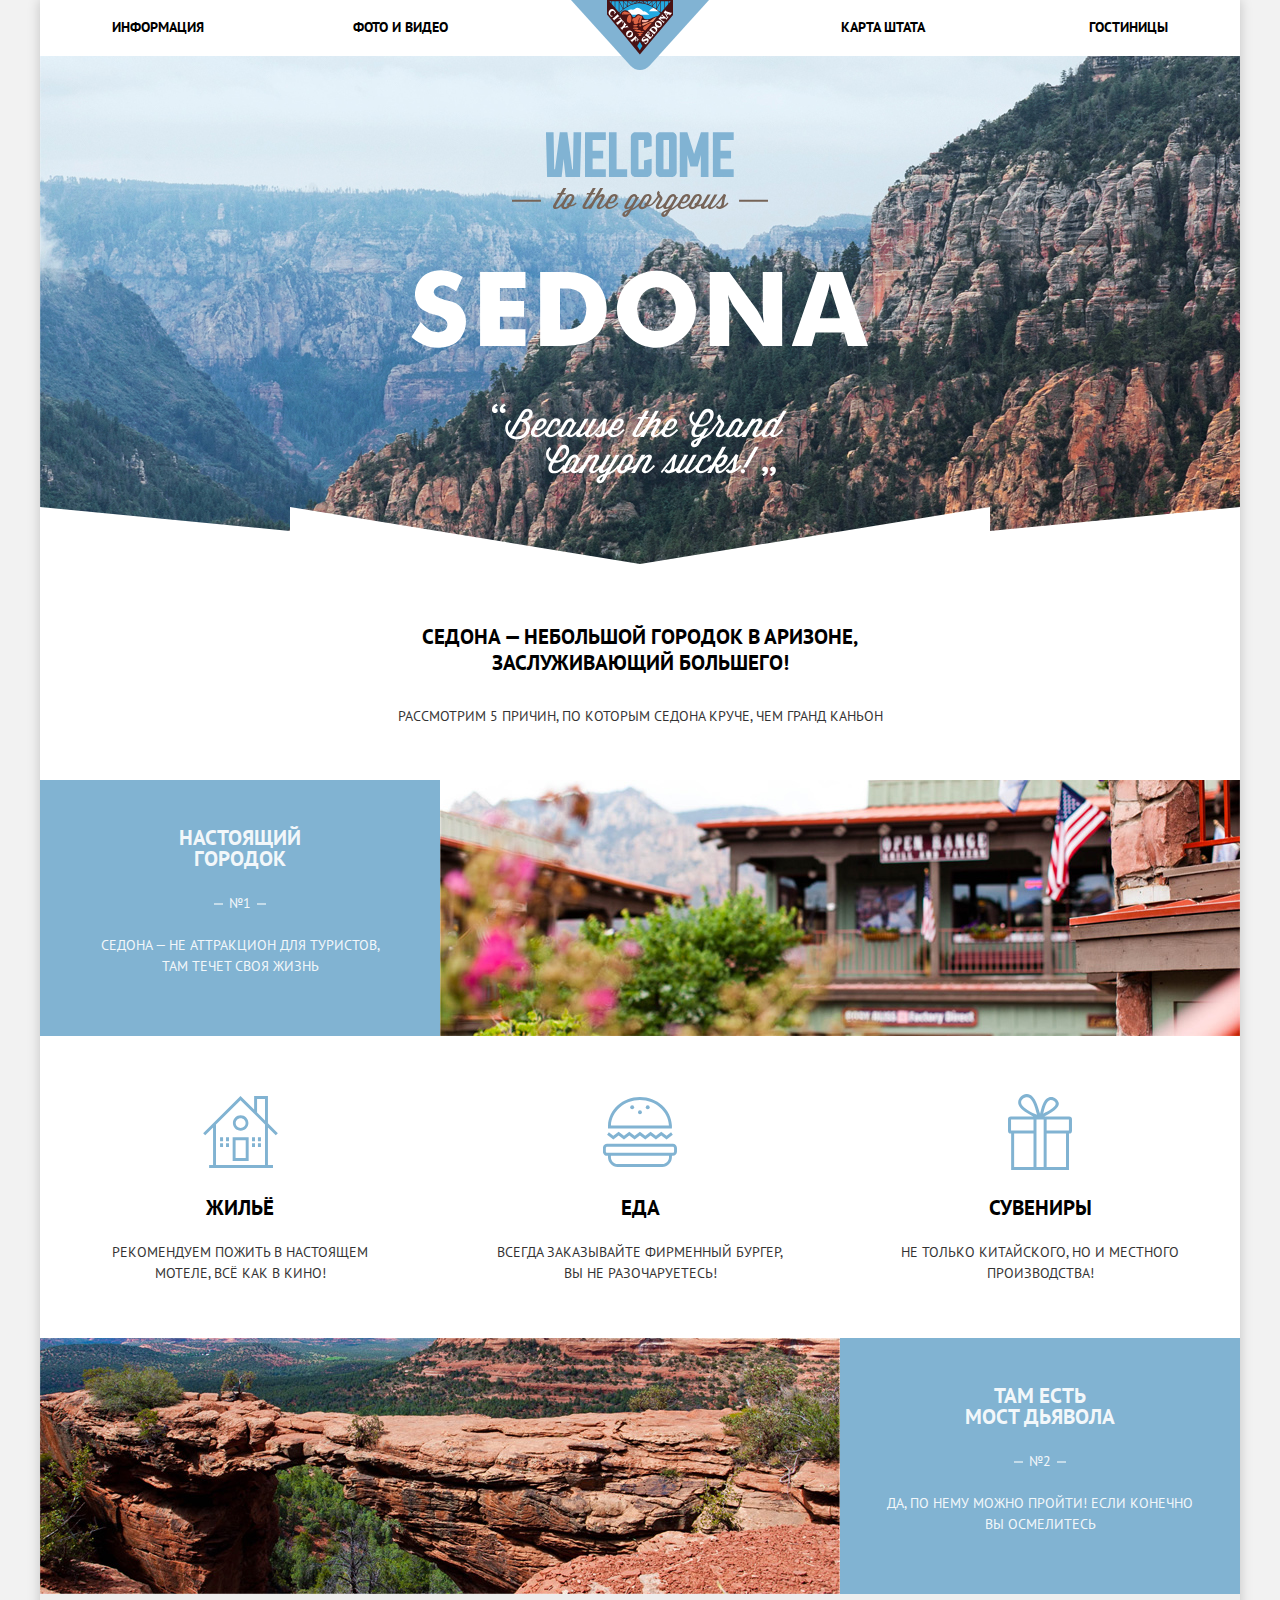
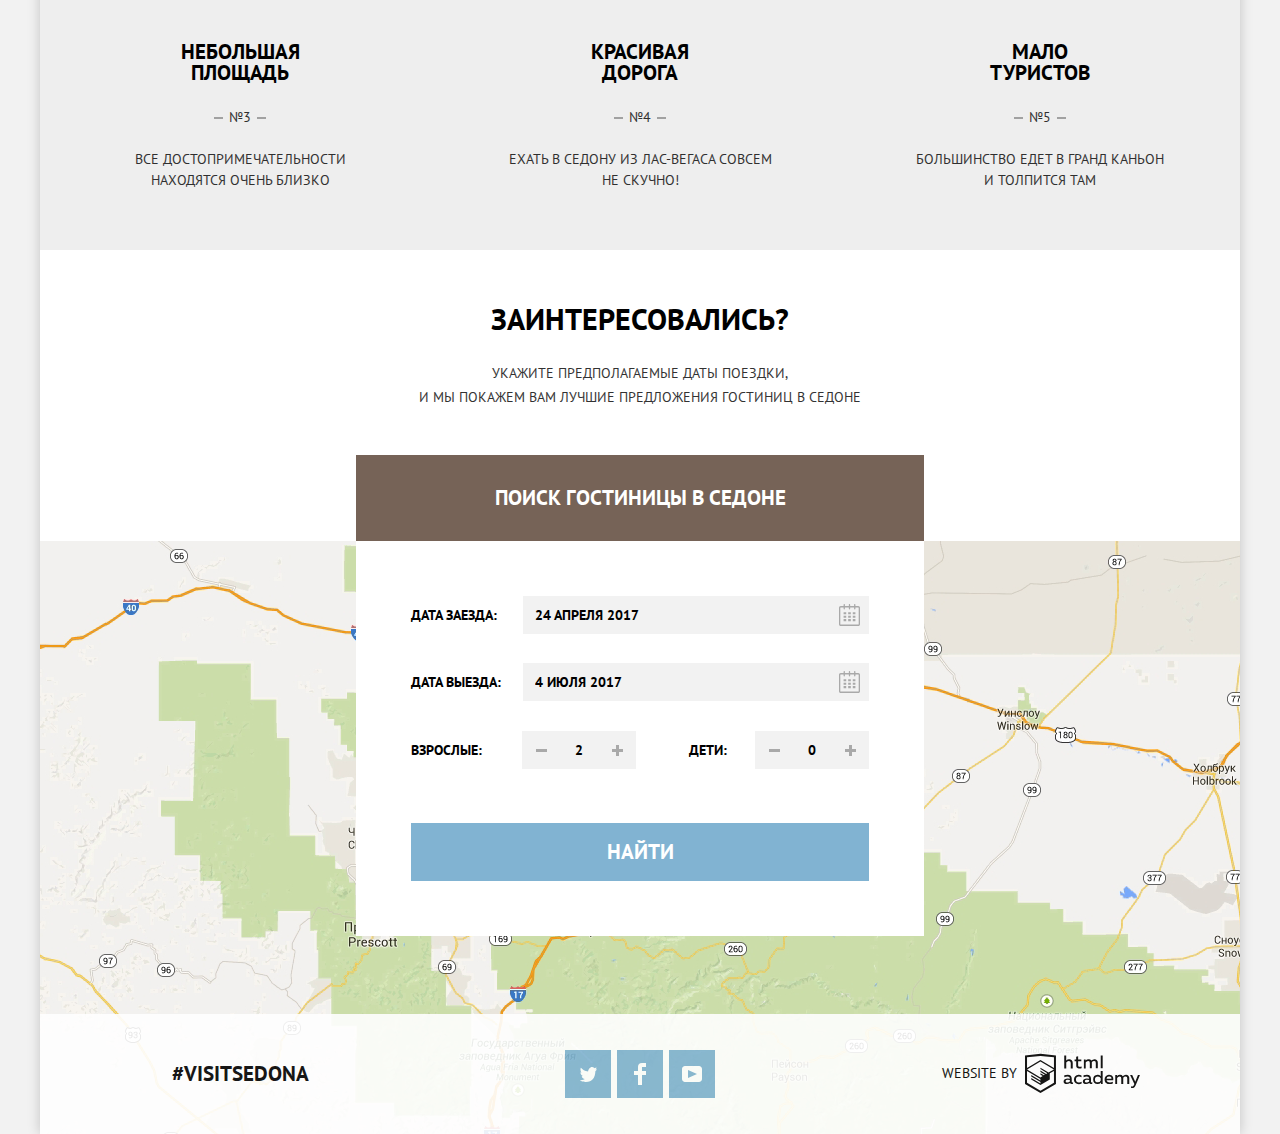
<file: index.html>
<!DOCTYPE html>
<html lang="ru">
  <head>
    <meta charset="utf-8">
    <title>HTML Academy: Седона</title>
    <link href="https://fonts.googleapis.com/css?family=PT+Sans:400,700&amp;subset=latin,cyrillic" rel="stylesheet" type="text/css">
    <link href="css/normalize.css" rel="stylesheet">
    <link href="css/style-mini.css" rel="stylesheet">
  </head>
  <body>
    <div class="main-container">
    <header class="header">
      <nav class="main-navigation">
      <a class="main-logo">
        <img src="img/logo-sedona.svg" width="140" height="70" alt="Логотип City of Sedona">
      </a>
      <ul class="site-navigation">
        <li class="menu-item info"><a href="#">Информация</a></li>
        <li class="menu-item photo"><a href="#">Фото и видео</a></li>
        <li class="menu-item state-map"><a href="#">Карта штата</a></li>
        <li class="menu-item hotels"><a href="inner.html">Гостиницы</a></li>
      </ul>
      </nav>
    </header>
    <main>
      <section class="welcome">
      <div class="welcome-logo">
        <h1 class="visually-hidden">Welcome to the gorgeous Sedona. <q>Because the Grand Canyon sucks!</q></h1>
      </div>
      <div class="mask"></div>
      </section>
      <section class="sedona">
        <h2 class="sedona-title">Седона — небольшой городок в Аризоне, заслуживающий большего!</h2>
        <p class="sedona-text">Рассмотрим 5 причин, по которым Седона круче, чем Гранд каньон<p>
      </section>
      <section class="reason-city">
        <div class="reason-item">
        <h2 class="reason-title">Настоящий городок</h2>
          <span>№1</span>
        <p>Седона &mdash; не аттракцион для туристов, там течет своя жизнь</p>
        </div>
        <div class="reason-picture">
          <img src="img/sedona-town.jpg" width="800" height="256" alt="Фото города">
        </div>
      </section>
      <section class="offer">
        <h2 class="visually-hidden">Предложения</h2>
          <ul class="offer-list">
            <li>
              <svg xmlns="http://www.w3.org/2000/svg" width="75" height="76" viewBox="0 0 75 72"><g fill="#81B3D2"><path d="M29.656 65.033h16V41.21h-16v23.823zm2.937-20.899h10.125V62.11H32.593V44.134z"/><path d="M72.771 39.253l2.076-2.068-9.908-9.865V0H51.127v13.567L37.5 0 .152 37.185l2.077 2.068 7.832-7.795v37.618H6.124V72h63.875v-2.924H64.94V31.458l7.831 7.795zM62.002 69.076H12.999V28.534L37.5 4.149l24.502 24.385v40.542zm0-44.682l-7.938-7.902V2.924h7.938v21.47z"/><path d="M29.906 27.08c0 4.261 3.47 7.713 7.75 7.713 4.279 0 7.75-3.452 7.75-7.713 0-4.259-3.471-7.713-7.75-7.713-4.281 0-7.75 3.454-7.75 7.713zm7.75-4.945c2.744 0 4.969 2.214 4.969 4.945 0 2.732-2.225 4.948-4.969 4.948-2.746 0-4.97-2.216-4.97-4.948 0-2.731 2.225-4.945 4.97-4.945zM17.061 41.21h3v3.919h-3zM22.999 41.21h3v3.919h-3zM17.061 47.182h3v3.919h-3zM22.999 47.182h3v3.919h-3zM48.998 41.21h3v3.919h-3zM54.936 41.21h3v3.919h-3zM48.998 47.182h3v3.919h-3zM54.936 47.182h3v3.919h-3z"/></g></svg>
              <h3 class="offer-title">Жильё</h3>
              <p class="offer-text">Рекомендуем пожить в настоящем мотеле, всё как в кино!</p>
            </li>
            <li>
              <svg xmlns="http://www.w3.org/2000/svg" width="74" height="76" viewBox="0 0 74 70"><g fill="#81B3D2"><path d="M69.854 46.71H4.051c-2.274 0-4.135 1.94-4.135 4.313v3.504c0 2.372 1.861 4.313 4.135 4.313h.93v1.053c0 5.536 4.341 10.065 9.648 10.065h44.646c5.306 0 9.648-4.529 9.648-10.065V58.84h.93c2.274 0 4.135-1.941 4.135-4.313v-3.504c0-2.373-1.86-4.313-4.134-4.313zm-3.848 13.184c0 3.871-3.019 7.021-6.73 7.021H14.629c-3.711 0-6.731-3.15-6.731-7.021v-1.053h58.107v1.053zm5.065-5.367c0 .688-.558 1.271-1.218 1.271H4.051c-.66 0-1.217-.582-1.217-1.271v-3.504c0-.688.558-1.271 1.217-1.271h65.802c.66 0 1.218.582 1.218 1.271v3.504zM15.634 38.406l5.323 4.059 5.326-4.059 5.328 4.059 5.328-4.059 5.328 4.059 5.329-4.059 5.327 4.059 5.33-4.06 5.336 4.059 6.194-4.712-1.72-2.459-4.474 3.403-5.336-4.057-5.33 4.056-5.327-4.057-5.329 4.057-5.328-4.057-5.328 4.057-5.328-4.057-5.325 4.057-5.323-4.057-5.327 4.057-4.467-3.401-1.721 2.457 6.188 4.714zM7.978 31.544H68.855c.041-.619.069-1.241.069-1.87 0-.394-.016-.783-.032-1.173C68.227 12.657 54.186 0 36.952 0 19.719 0 5.677 12.657 5.013 28.501c-.017.39-.032.78-.032 1.173 0 .629.028 1.251.07 1.87h2.927zM36.952 3.043c15.591 0 28.35 11.316 29.021 25.458H7.931c.673-14.142 13.43-25.458 29.021-25.458z"/><ellipse cx="36.952" cy="15.26" rx="1.945" ry="2.03"/><ellipse cx="29.172" cy="10.23" rx="1.946" ry="2.03"/><ellipse cx="44.732" cy="10.23" rx="1.946" ry="2.03"/></g></svg>
              <h3 class="offer-title">Еда</h3>
              <p class="offer-text">Всегда заказывайте фирменный бургер, вы не разочаруетесь!</p>
            </li>
            <li>
              <svg xmlns="http://www.w3.org/2000/svg" width="64" height="76" viewBox="0 0 64 76"><path fill-rule="evenodd" clip-rule="evenodd" fill="#81B3D2" d="M61.097 22.501H36.312C50.125 15.602 51.229 11.25 50.72 8.816c-1.162-3.963-5.692-7.023-10.002-5.407-5.569 2.089-7.137 10.388-8.644 16.387-1.924-6.07-3.784-13.814-8.136-17.737C22.677.921 20.843-.205 18.175.031c-4.026.356-9.802 5.382-7.458 10.981 2.251 5.378 9.687 8.777 14.578 11.489H2.879A2.882 2.882 0 0 0 0 25.37v11.322a2.882 2.882 0 0 0 2.879 2.869h.274V76h57.841V39.561h.103a2.882 2.882 0 0 0 2.88-2.869V25.37a2.882 2.882 0 0 0-2.88-2.869zM42.413 5.944c2.103-.31 4.982 1.299 5.255 3.209.393 2.756-3.4 5.255-5.086 6.421-2.523 1.744-4.928 2.643-7.287 4.055.884-3.69 2.549-13.011 7.118-13.685zm-22.882 9.968c-2.225-1.485-6.544-4.431-6.44-7.771.112-3.595 5.743-6.57 8.814-3.886 3.856 3.371 5.713 11.105 7.119 16.557-3.249-1.539-6.328-2.788-9.493-4.9zm5.972 57.114H6.136V39.561h19.368v33.465zm0-36.502H3.046V25.538h22.457v10.986zm10.157 0v36.503h-7.174V25.538h7.174v10.986zm22.351 36.502H38.644V39.561h19.367v33.465zm2.92-36.502H38.644V25.538h22.287v10.986z"/></svg>
              <h3 class="offer-title">Сувениры</h3>
              <p class="offer-text">Не только китайского, но и местного производства!</p>
            </li>
          </ul>
      </section>
      <section class="reason-bridge">
        <div class="reason-item">
          <h2 class="reason-title">Там есть<br> мост дьявола</h2>
          <span>№2</span>
          <p>Да, по нему можно пройти! Если конечно вы осмелитесь</p>
        </div>
        <div class="reason-picture">
          <img src="img/devils-bridge.jpg" width="800" height="256" alt="Фото моста дьявола">
        </div>
      </section>
      <section class="reasons">
        <div class="reasons-item">
          <h2 class="reasons-title">Небольшая площадь</h2>
          <span>№3</span>
          <p>Все достопримечательности находятся очень близко</p>
        </div>
        <div class="reasons-item">
          <h2 class="reasons-title">Красивая дорога</h2>
          <span>№4</span>
          <p>Ехать в Седону из Лас-Вегаса совсем не скучно!</p>
        </div>
        <div class="reasons-item">
          <h2 class="reasons-title">Мало туристов</h2>
          <span>№5</span>
          <p>Большинство едет в Гранд Каньон и толпится там</p>
        </div>
      </section>
      <section class="choose-hotel">
        <div class="interesting-container">
          <h2 class="interesting-title">Заинтересовались?</h2>
          <p class="interesting-offer">Укажите предполагаемые даты поездки,<br> и мы покажем вам лучшие предложения гостиниц в Седоне</p>
          <a class="modal-link" href="form.html">Поиск гостиницы в Седоне</a>
        </div>
      </section>
      <section class="map">
        <h2 class="visually-hidden">Карта Седоны</h2>
        <iframe src="https://www.google.com/maps/embed?pb=!1m18!1m12!1m3!1d13872.231159767769!2d-111.76738097530672!3d34.87103335715953!2m3!1f0!2f0!3f0!3m2!1i1024!2i768!4f13.1!3m3!1m2!1s0x872da132f942b00d%3A0x5548c523fa6c8efd!2z0KHQtdC00L7QvdCwLCDQkNGA0LjQt9C-0L3QsCA4NjMzNiwg0KHQqNCQ!5e0!3m2!1sru!2sru!4v1571758202382!5m2!1sru!2sru" width="1200" height="593" style="border:0;" allowfullscreen=""></iframe>
      </section>
    </main>
    <footer class="footer-index footer">
      <div class="hashtag">
        <a href="#">#VISITSEDONA</a>
      </div>
      <div class="social">
        <ul>
          <li>
            <a class="social-button" href="https://twitter.com/htmlacademy_ru">
            <span class="visually-hidden">HTML Academy на Twitter</span>
            <svg xmlns="http://www.w3.org/2000/svg" xmlns:xlink="http://www.w3.org/1999/xlink" width="17" height="15" viewBox="0 0 17 15"><path fill="#FFFFFF" d="M10.95.144c1.685-.496 2.984.27 3.577 1.179.673-.231 1.331-.481 2.011-.708a2.345 2.345 0 0 1-.857 1.768c.685.17 1.304-.491 1.304-.491-.169 1-1.006 1.788-1.563 2.024-.231 6.75-3.175 11.217-10.077 11.082h-.446c-.41 0-4.164-.46-4.898-1.887 2.271.196 3.893-.422 4.693-1.177-.96-.3-2.679-.477-2.979-2.95.349.106.564.228 1.19.119C1.705 8.247.374 7.53.448 5.33c.285.328 1.067.536 1.34.472C1.085 5.561-.182 2.442.894.85c1.818 1.854 3.735 3.606 7.152 3.773C8.254 2.33 9.183.793 10.95.144z"/></svg>
            </a>
          </li>
          <li>
            <a class="social-button" href="https://www.facebook.com/htmlacademy/">
            <span class="visually-hidden">HTML Academy на Facebook</span>
            <svg xmlns="http://www.w3.org/2000/svg" width="12" height="22" viewBox="0 0 12 22"><path fill="#FFFFFF" d="M12 4V0H8a4 4 0 0 0-4 4v4H0v4h4v10h4V12h4V8H8V4h4z"/></svg>
            </a>
          </li>
          <li>
            <a class="social-button" href="https://www.youtube.com/user/htmlacademyru">
            <span class="visually-hidden">HTML Academy на Youtube</span>
            <svg xmlns="http://www.w3.org/2000/svg" xmlns:xlink="http://www.w3.org/1999/xlink" width="20" height="16" viewBox="0 0 20 16"><path fill="#FFFFFF" d="M17 0H3C1.35 0 0 1.35 0 3v10c0 1.65 1.35 3 3 3h14c1.65 0 3-1.35 3-3V3c0-1.65-1.35-3-3-3zM6.027 11.998V4.002L15.014 8l-8.987 3.998z"/></svg>
            </a>
          </li>
        </ul>
      </div>
      <div class="htmlacademy">
      <p>website by</p>
      <span class="visually-hidden">Профессиональный онлайн‑курс HTML и CSS, уровень 1</span>
      <a href="https://htmlacademy.ru/intensive/htmlcss"><svg id="Layer_1" data-name="Layer 1" xmlns="http://www.w3.org/2000/svg" width="115" height="41" viewBox="0 0 108.08 36.85"><title>logo-htmlacademy-small1</title><path  d="M44.61,26.88a2,2,0,0,0,.55-0.1v1.33a3.25,3.25,0,0,1-1.18.21,1.67,1.67,0,0,1-1.67-1,4.84,4.84,0,0,1-3.14,1.08c-1.51,0-2.91-.83-2.91-2.55,0-2.13,2-2.79,3.71-2.79a11.08,11.08,0,0,1,2.17.25v-0.3c0-1-.76-1.77-2.19-1.77a7.42,7.42,0,0,0-3,.64v-1.7a10.21,10.21,0,0,1,3.19-.55c2.36,0,3.81,1.12,3.81,3.65v3a0.54,0.54,0,0,0,.49.59h0.17Zm-6.44-1.13A1.35,1.35,0,0,0,39.63,27h0.11a3.39,3.39,0,0,0,2.41-1V24.58a9.72,9.72,0,0,0-1.81-.21c-1,0-2.16.33-2.16,1.38h0Zm12.36-6.11a5,5,0,0,1,2.57.64V22a4.08,4.08,0,0,0-2.3-.7,2.75,2.75,0,1,0,0,5.49,5,5,0,0,0,2.43-.64v1.71a6.27,6.27,0,0,1-2.76.57A4.21,4.21,0,0,1,46,24.51q0-.21,0-0.41a4.32,4.32,0,0,1,4.18-4.46h0.38Zm12.17,7.24a2,2,0,0,0,.55-0.1v1.33a3.25,3.25,0,0,1-1.18.21,1.67,1.67,0,0,1-1.67-1,4.84,4.84,0,0,1-3.14,1.08c-1.51,0-2.91-.83-2.91-2.55,0-2.13,2-2.79,3.71-2.79a11.08,11.08,0,0,1,2.17.25v-0.3c0-1-.76-1.77-2.19-1.77a7.42,7.42,0,0,0-3,.64v-1.7a10.21,10.21,0,0,1,3.19-.55c2.36,0,3.81,1.12,3.81,3.65v3a0.54,0.54,0,0,0,.49.59h0.17Zm-6.44-1.13A1.35,1.35,0,0,0,57.73,27h0.11a3.39,3.39,0,0,0,2.41-1V24.58a9.72,9.72,0,0,0-1.81-.21c-1.06,0-2.16.33-2.16,1.38h0ZM73,16V28.2H71.35V26.88a3.88,3.88,0,0,1-3.19,1.54,4.4,4.4,0,0,1,0-8.78,3.81,3.81,0,0,1,3,1.3V16H73Zm-4.53,5.22a2.76,2.76,0,1,0,0,5.52A2.86,2.86,0,0,0,71.15,25V23A2.91,2.91,0,0,0,68.49,21.27ZM79,19.64c3.31,0,4.46,2.68,3.92,5.09H76.7c0.21,1.5,1.67,2.11,3.19,2.11a6.11,6.11,0,0,0,2.64-.59v1.6a7.14,7.14,0,0,1-3,.57C77,28.42,74.78,27,74.78,24a4.18,4.18,0,0,1,4-4.39H79Zm0.09,1.54a2.28,2.28,0,0,0-2.44,2.1v0.06H81.3A2,2,0,0,0,79.13,21.18Zm5.73,7V19.87h1.65v1a3.81,3.81,0,0,1,2.78-1.27A2.86,2.86,0,0,1,91.89,21a4.12,4.12,0,0,1,2.91-1.33A3.06,3.06,0,0,1,98,23V28.2h-1.9V23.05a1.59,1.59,0,0,0-1.42-1.75H94.42a2.8,2.8,0,0,0-2.07,1.12V28.2h-1.9V23.05A1.59,1.59,0,0,0,89,21.31H88.8a3,3,0,0,0-2.21,1.29v5.63H84.86Zm21.31-8.33h1.9l-3.91,9.46c-0.9,2.17-2.09,2.86-3.35,2.86a4.76,4.76,0,0,1-1.1-.14V30.46a2.86,2.86,0,0,0,.85.12c0.9,0,1.58-.64,2.07-1.9l0.17-.42-4-8.4h2l2.86,6.29ZM38.73,1.46V6.22a3.81,3.81,0,0,1,2.7-1.14,3.25,3.25,0,0,1,3.44,3.4v5.15H43V8.72a1.81,1.81,0,0,0-1.61-2h-0.3a2.93,2.93,0,0,0-2.32,1.39v5.52h-1.9V1.46h1.9ZM49.94,2.31v3h3V6.91h-3v3.81c0,1.1.5,1.46,1.58,1.46a4.49,4.49,0,0,0,1.69-.33v1.6A6.8,6.8,0,0,1,51,13.8a2.55,2.55,0,0,1-2.86-2.74V6.89H46.58V5.26h1.5V2.74Zm5.4,11.31V5.28H57v1A3.81,3.81,0,0,1,59.77,5a2.86,2.86,0,0,1,2.6,1.33A4.12,4.12,0,0,1,65.28,5,3.06,3.06,0,0,1,68.44,8.4v5.21h-1.9V8.46a1.59,1.59,0,0,0-1.42-1.75H64.89a2.8,2.8,0,0,0-2.07,1.12v5.78h-1.9V8.46A1.59,1.59,0,0,0,59.5,6.71H59.27A3,3,0,0,0,57.06,8v5.63H55.34ZM71.17,1.45H73V13.6H71.17V1.45ZM14.71,0H14.55L0,1.54V28.21l14.55,8.66,14.55-8.66V1.54Zm12.5,27.1L14.55,34.64,1.9,27.12V16.18l12.59,7.5V25L5.86,19.9v1.31l8.68,5.21v1.39L5.87,22.65V24l8.68,5.21,8.75-5.24V18.31L27.2,16V27.12Zm0-12.53-3.48,2-1.6,1L14.51,13v1.31L21,18.23H21l-0.14.09-1,.54-5.37-3.2V17l4.24,2.52-1,.67-3.2-1.9v1.31l2.1,1.24L14.5,22.1,2,14.65,14.51,7.11Zm0-1.32L14.49,5.76,1.91,13.25v-10L14.56,1.92,27.21,3.25v10h0Z" transform="translate(0 -0.02)"/></svg></a>
      </div>
    </footer>
    <section class="modal-searching">
      <h2 class="visually-hidden">Форма поиска гостиницы</h2>
      <form class="form" action="https://echo.htmlacademy.ru" method="post">
        <label for="arrival">Дата заезда:
        <input type="text" id="arrival" name="arrival" value="24 апреля 2017">
        <svg class="arrival-calendar" xmlns="http://www.w3.org/2000/svg" width="21" height="22" viewBox="0 0 21 22"><path  d="M19.251 2.025h-2.845V.648c0-.381-.294-.689-.656-.689-.363 0-.656.308-.656.689v1.377h-3.938V.648c0-.381-.294-.689-.655-.689-.363 0-.657.308-.657.689v1.377H5.906V.648c0-.381-.294-.689-.656-.689-.363 0-.657.308-.657.689v1.377H1.75C.784 2.025 0 2.847 0 3.862v16.302C0 21.179.784 22 1.75 22h17.501c.966 0 1.749-.821 1.749-1.836V3.862c0-1.015-.783-1.837-1.749-1.837zm.437 18.139a.448.448 0 0 1-.437.459H1.75a.45.45 0 0 1-.438-.459V3.862a.45.45 0 0 1 .438-.459h2.844v1.378c0 .381.294.689.657.689.362 0 .656-.308.656-.689V3.403h3.938v1.378c0 .381.294.689.657.689.361 0 .655-.308.655-.689V3.403h3.938v1.378c0 .381.293.689.656.689.362 0 .656-.308.656-.689V3.403h2.845c.241 0 .437.206.437.459v16.302z"/><path d="M4.594 8.225h2.625v2.066H4.594zM4.594 11.668h2.625v2.067H4.594zM4.594 15.112h2.625v2.066H4.594zM9.188 15.112h2.625v2.066H9.188zM9.188 11.668h2.625v2.067H9.188zM9.188 8.225h2.625v2.066H9.188zM13.781 15.112h2.625v2.066h-2.625zM13.781 11.668h2.625v2.067h-2.625zM13.781 8.225h2.625v2.066h-2.625z"/></svg>
        </label>
        <label for="departure">Дата выезда:
        <input type="text" id="departure" name="departure" value="4 июля 2017">
        <svg class="departure-calendar" xmlns="http://www.w3.org/2000/svg" width="21" height="22" viewBox="0 0 21 22"><path  d="M19.251 2.025h-2.845V.648c0-.381-.294-.689-.656-.689-.363 0-.656.308-.656.689v1.377h-3.938V.648c0-.381-.294-.689-.655-.689-.363 0-.657.308-.657.689v1.377H5.906V.648c0-.381-.294-.689-.656-.689-.363 0-.657.308-.657.689v1.377H1.75C.784 2.025 0 2.847 0 3.862v16.302C0 21.179.784 22 1.75 22h17.501c.966 0 1.749-.821 1.749-1.836V3.862c0-1.015-.783-1.837-1.749-1.837zm.437 18.139a.448.448 0 0 1-.437.459H1.75a.45.45 0 0 1-.438-.459V3.862a.45.45 0 0 1 .438-.459h2.844v1.378c0 .381.294.689.657.689.362 0 .656-.308.656-.689V3.403h3.938v1.378c0 .381.294.689.657.689.361 0 .655-.308.655-.689V3.403h3.938v1.378c0 .381.293.689.656.689.362 0 .656-.308.656-.689V3.403h2.845c.241 0 .437.206.437.459v16.302z"/><path d="M4.594 8.225h2.625v2.066H4.594zM4.594 11.668h2.625v2.067H4.594zM4.594 15.112h2.625v2.066H4.594zM9.188 15.112h2.625v2.066H9.188zM9.188 11.668h2.625v2.067H9.188zM9.188 8.225h2.625v2.066H9.188zM13.781 15.112h2.625v2.066h-2.625zM13.781 11.668h2.625v2.067h-2.625zM13.781 8.225h2.625v2.066h-2.625z"/></svg>
        </label>
        <div class="number-inputs">
        <label for="adults">Взрослые:</label>
          <button class="adults-minus" type="button"><span class="visually-hidden">Убрать одного взрослого</span></button>
          <input type="number" id="adults" name="adults" value="2">
          <button class="adults-plus" type="button"><span class="visually-hidden">Добавить одного взрослого</span></button>
        <label for="children">Дети:</label>
          <button class="children-minus" type="button"><span class="visually-hidden">Убрать одного ребенка</span></button>
          <input type="number" id="children" name="children" value="0">
          <button class="children-plus" type="button"><span class="visually-hidden">Добавить одного ребенка</span></button>
        </div>
        <button class="submit-button" type="submit">Найти</button>
      </form>
    </section>
  </div>
  <script src="js/compressed-script.js"></script>
  </body>
</html>
</file>
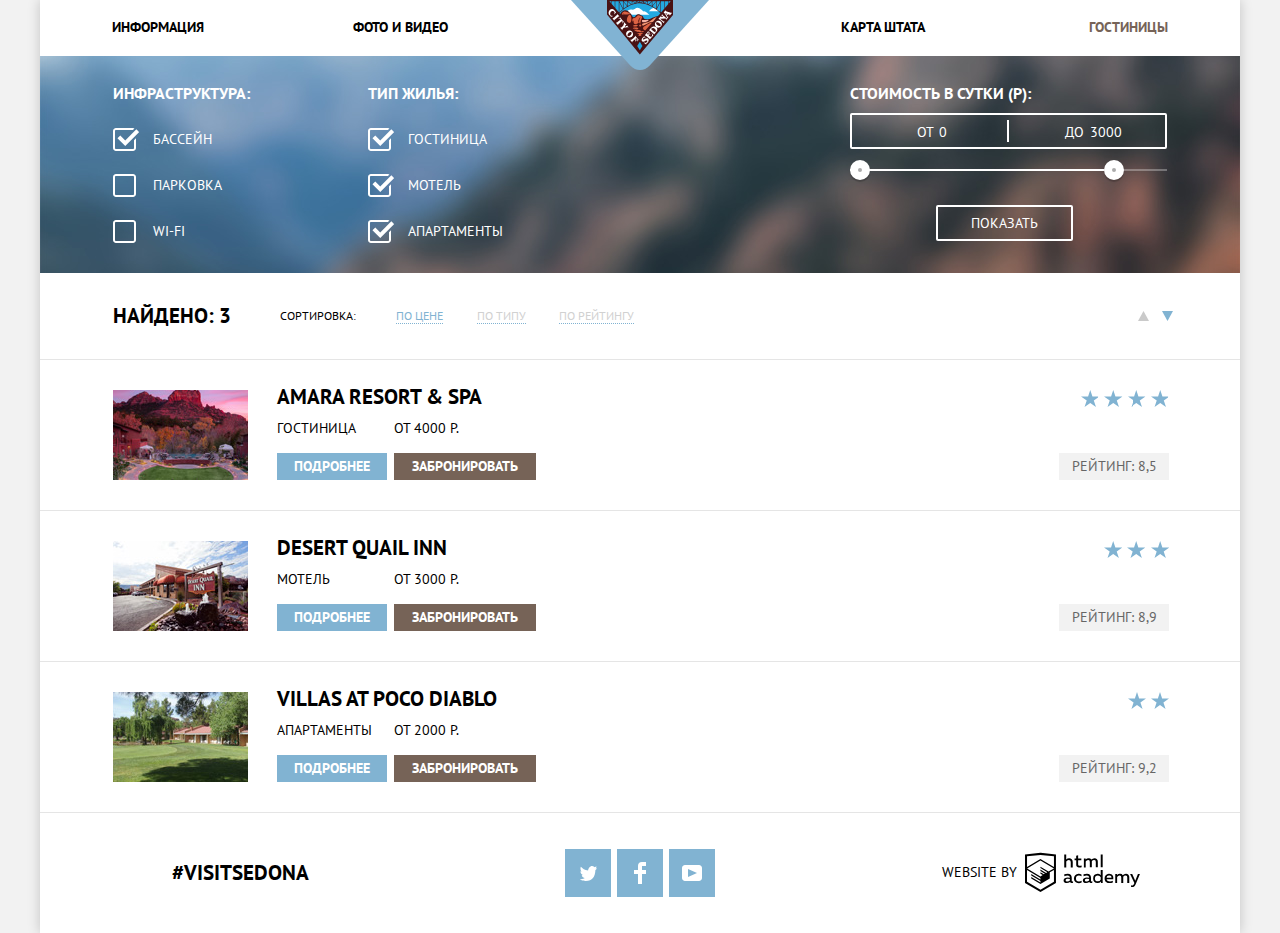
<file: inner.html>
<!DOCTYPE html>
<html lang="ru">
  <head>
    <meta charset="utf-8">
    <title>HTML Academy: Седона</title>
    <link href="https://fonts.googleapis.com/css?family=PT+Sans:400,700&amp;subset=latin,cyrillic" rel="stylesheet" type="text/css">
    <link href="css/normalize.css" rel="stylesheet">
    <link href="css/style-mini.css" rel="stylesheet">
  </head>
  <body>
    <div class="main-container">
      <header class="header">
        <nav class="main-navigation">
        <a href="index.html" class="main-logo">
          <img src="img/logo-sedona.svg" width="140" height="70" alt="Логотип City of Sedona">
        </a>
        <ul class="site-navigation">
          <li class="menu-item info"><a href="#">Информация</a></li>
          <li class="menu-item photo"><a href="#">Фото и видео</a></li>
          <li class="menu-item state-map"><a href="#">Карта штата</a></li>
          <li class="menu-item hotels active-page"><a href="inner.html">Гостиницы</a></li>
        </ul>
        </nav>
      </header>
    <main class="container">
      <h1 class="visually-hidden">Выбор отеля</h1>
      <section class="preferences">
        <form class="preferences-form" method="post" action="http://echo.htmlacademy.ru">
          <h2 class="infrastructure-title">Инфраструктура:</h2>
          <ul class="infrastructure-list">
            <li>
              <input type="checkbox" name="infrastructure-item" id="pool" value="pool" class="visually-hidden filter-input" checked>
              <label for="pool">Бассейн</label>
            </li>
            <li>
              <input type="checkbox" name="infrastructure-item" id="parking" value="parking" class="visually-hidden filter-input">
              <label for="parking">Парковка</label>
            </li>
            <li>
              <input type="checkbox" name="infrastructure-item" id="wi-fi" value="wi-fi" class="visually-hidden filter-input">
              <label for="wi-fi">WI-FI</label>
            </li>
          </ul>
          <h2 class="housing-title">Тип жилья:</h2>
          <ul class="housing-list">
            <li>
              <input type="checkbox" name="housing-type" id="hotel" value="hotel" class="visually-hidden filter-input" checked>
              <label for="hotel">Гостиница</label>
            </li>
            <li>
              <input type="checkbox" name="housing-type" id="motel" value="motel" class="visually-hidden filter-input" checked>
              <label for="motel">Мотель</label>
            </li>
            <li>
              <input type="checkbox" name="housing-type" id="apartments" value="apartments" class="visually-hidden filter-input" checked>
              <label for="apartments">Апартаменты</label>
            </li>
          </ul>
          <div class="filter-range">
            <div class="filter-range-title">Стоимость в сутки (р):</div>
            <div class="price-controls">
            <label class="min-price">от <input type="text" name="min-price" value="0"></label>
            <label class="max-price">до <input type="text" name="max-price" value="3000"></label>
            </div>
            <div class="range-controls">
              <div class="scale">
              <div class="bar"></div>
            </div>
            <div class="range-toggle range-toggle-min"></div>
            <div class="range-toggle range-toggle-max"></div>
            </div>
            <button class="btn-transparent" type="submit">Показать</button>
          </div>
        </form>
      </section>
      <section class="results">
        <h2 class="results-title">Найдено: 3</h2>
        <p class="results-text">Сортировка:</p>
        <ul class="sorted-by">
          <li><a class="active-sorting" href="#">По цене</a></li>
          <li><a href="#">По типу</a></li>
          <li><a href="#">По рейтингу</a></li>
        </ul>
        <ul class="arrows">
          <li>
            <a class="up" href="#">
            <span class="visually-hidden">Cортировка по возрастанию</span>
            <svg xmlns="http://www.w3.org/2000/svg" width="11" height="10" viewBox="0 0 11 10"><path fill="#cacaca" d="M5.5 0L0 10h11z"/></svg>
            </a>
          </li>
          <li>
            <a class="down arrow-active" href="#">
            <span class="visually-hidden">Cортировка по убыванию</span>
            <svg xmlns="http://www.w3.org/2000/svg" width="11" height="10" viewBox="0 0 11 10"><path fill="#cacaca" d="M5.5 10L0 0h11"/></svg>
            </a>
          </li>
        </ul>
        <article>
          <div class="hotel-image">
            <img src="img/amara-resort.jpg" width="135" height="90" alt="Фото Amara resort & spa">
          </div>
          <div class="hotel-wrapper">
            <h3 class="hotel-title"><a href="#">Amara resort & spa</a></h3>
            <div class="details-wrapper">
              <span class="type">Гостиница</span>
              <a class="details" href="#">Подробнее</a>
            </div>
            <div class="to-book-wrapper">
              <span class="price">От 4000 р.</span>
              <a class="to-book" href="#">Забронировать</a>
            </div>
          </div>
          <div class="rating-wrapper">
            <span class="rating">Рейтинг: 8,5</span>
            <div class="stars four-stars">
              <span class="visually-hidden">Четыре звезды</span>
            </div>
          </div>
        </article>
        <article>
          <div class="hotel-image">
            <img src="img/desert-quail.jpg" width="135" height="90" alt="Фото Desert quail inn">
          </div>
          <div class="hotel-wrapper">
            <h3 class="hotel-title"><a href="#">Desert quail inn</a></h3>
            <div class="details-wrapper">
              <span class="type">Мотель</span>
              <a class="details" href="#">Подробнее</a>
            </div>
            <div class="to-book-wrapper">
              <span class="price">От 3000 р.</span>
              <a class="to-book" href="#">Забронировать</a>
            </div>
          </div>
          <div class="rating-wrapper">
            <span class="rating">Рейтинг: 8,9</span>
            <div class="stars three-stars">
              <span class="visually-hidden">Три звезды</span>
            </div>
          </div>
        </article>
        <article>
          <div class="hotel-image">
            <img src="img/poco-diablo.jpg" width="135" height="90" alt="Фото Villas at poco diablo">
          </div>
          <div class="hotel-wrapper">
            <h3 class="hotel-title"><a href="#">Villas at poco diablo</a></h3>
            <div class="details-wrapper">
              <span class="type">Апартаменты</span>
              <a class="details" href="#">Подробнее</a>
            </div>
            <div class="to-book-wrapper">
              <span class="price">От 2000 р.</span>
              <a class="to-book" href="#">Забронировать</a>
            </div>
          </div>
          <div class="rating-wrapper">
            <span class="rating">Рейтинг: 9,2</span>
            <div class="stars two-stars">
              <span class="visually-hidden">Две звезды</span>
            </div>
          </div>
        </article>
      </section>
    </main>
    <footer class="footer">
      <div class="hashtag">
        <a href="#">#VISITSEDONA</a>
      </div>
      <div class="social">
        <ul>
          <li>
            <a class="social-button" href="https://twitter.com/htmlacademy_ru">
            <span class="visually-hidden">HTML Academy на Twitter</span>
            <svg xmlns="http://www.w3.org/2000/svg" xmlns:xlink="http://www.w3.org/1999/xlink" width="17" height="15" viewBox="0 0 17 15"><path fill="#FFFFFF" d="M10.95.144c1.685-.496 2.984.27 3.577 1.179.673-.231 1.331-.481 2.011-.708a2.345 2.345 0 0 1-.857 1.768c.685.17 1.304-.491 1.304-.491-.169 1-1.006 1.788-1.563 2.024-.231 6.75-3.175 11.217-10.077 11.082h-.446c-.41 0-4.164-.46-4.898-1.887 2.271.196 3.893-.422 4.693-1.177-.96-.3-2.679-.477-2.979-2.95.349.106.564.228 1.19.119C1.705 8.247.374 7.53.448 5.33c.285.328 1.067.536 1.34.472C1.085 5.561-.182 2.442.894.85c1.818 1.854 3.735 3.606 7.152 3.773C8.254 2.33 9.183.793 10.95.144z"/></svg>
            </a>
          </li>
          <li>
            <a class="social-button" href="https://www.facebook.com/htmlacademy/">
            <span class="visually-hidden">HTML Academy на Facebook</span>
            <svg xmlns="http://www.w3.org/2000/svg" width="12" height="22" viewBox="0 0 12 22"><path fill="#FFFFFF" d="M12 4V0H8a4 4 0 0 0-4 4v4H0v4h4v10h4V12h4V8H8V4h4z"/></svg>
            </a>
          </li>
          <li>
            <a class="social-button" href="https://www.youtube.com/user/htmlacademyru">
            <span class="visually-hidden">HTML Academy на Youtube</span>
            <svg xmlns="http://www.w3.org/2000/svg" xmlns:xlink="http://www.w3.org/1999/xlink" width="20" height="16" viewBox="0 0 20 16"><path fill="#FFFFFF" d="M17 0H3C1.35 0 0 1.35 0 3v10c0 1.65 1.35 3 3 3h14c1.65 0 3-1.35 3-3V3c0-1.65-1.35-3-3-3zM6.027 11.998V4.002L15.014 8l-8.987 3.998z"/></svg>
            </a>
          </li>
        </ul>
      </div>
      <div class="htmlacademy">
      <p>website by</p>
      <span class="visually-hidden">Профессиональный онлайн‑курс HTML и CSS, уровень 1</span>
      <a href="https://htmlacademy.ru/intensive/htmlcss"><svg id="Layer_1" data-name="Layer 1" xmlns="http://www.w3.org/2000/svg" width="115" height="41" viewBox="0 0 108.08 36.85"><title>logo-htmlacademy-small1</title><path d="M44.61,26.88a2,2,0,0,0,.55-0.1v1.33a3.25,3.25,0,0,1-1.18.21,1.67,1.67,0,0,1-1.67-1,4.84,4.84,0,0,1-3.14,1.08c-1.51,0-2.91-.83-2.91-2.55,0-2.13,2-2.79,3.71-2.79a11.08,11.08,0,0,1,2.17.25v-0.3c0-1-.76-1.77-2.19-1.77a7.42,7.42,0,0,0-3,.64v-1.7a10.21,10.21,0,0,1,3.19-.55c2.36,0,3.81,1.12,3.81,3.65v3a0.54,0.54,0,0,0,.49.59h0.17Zm-6.44-1.13A1.35,1.35,0,0,0,39.63,27h0.11a3.39,3.39,0,0,0,2.41-1V24.58a9.72,9.72,0,0,0-1.81-.21c-1,0-2.16.33-2.16,1.38h0Zm12.36-6.11a5,5,0,0,1,2.57.64V22a4.08,4.08,0,0,0-2.3-.7,2.75,2.75,0,1,0,0,5.49,5,5,0,0,0,2.43-.64v1.71a6.27,6.27,0,0,1-2.76.57A4.21,4.21,0,0,1,46,24.51q0-.21,0-0.41a4.32,4.32,0,0,1,4.18-4.46h0.38Zm12.17,7.24a2,2,0,0,0,.55-0.1v1.33a3.25,3.25,0,0,1-1.18.21,1.67,1.67,0,0,1-1.67-1,4.84,4.84,0,0,1-3.14,1.08c-1.51,0-2.91-.83-2.91-2.55,0-2.13,2-2.79,3.71-2.79a11.08,11.08,0,0,1,2.17.25v-0.3c0-1-.76-1.77-2.19-1.77a7.42,7.42,0,0,0-3,.64v-1.7a10.21,10.21,0,0,1,3.19-.55c2.36,0,3.81,1.12,3.81,3.65v3a0.54,0.54,0,0,0,.49.59h0.17Zm-6.44-1.13A1.35,1.35,0,0,0,57.73,27h0.11a3.39,3.39,0,0,0,2.41-1V24.58a9.72,9.72,0,0,0-1.81-.21c-1.06,0-2.16.33-2.16,1.38h0ZM73,16V28.2H71.35V26.88a3.88,3.88,0,0,1-3.19,1.54,4.4,4.4,0,0,1,0-8.78,3.81,3.81,0,0,1,3,1.3V16H73Zm-4.53,5.22a2.76,2.76,0,1,0,0,5.52A2.86,2.86,0,0,0,71.15,25V23A2.91,2.91,0,0,0,68.49,21.27ZM79,19.64c3.31,0,4.46,2.68,3.92,5.09H76.7c0.21,1.5,1.67,2.11,3.19,2.11a6.11,6.11,0,0,0,2.64-.59v1.6a7.14,7.14,0,0,1-3,.57C77,28.42,74.78,27,74.78,24a4.18,4.18,0,0,1,4-4.39H79Zm0.09,1.54a2.28,2.28,0,0,0-2.44,2.1v0.06H81.3A2,2,0,0,0,79.13,21.18Zm5.73,7V19.87h1.65v1a3.81,3.81,0,0,1,2.78-1.27A2.86,2.86,0,0,1,91.89,21a4.12,4.12,0,0,1,2.91-1.33A3.06,3.06,0,0,1,98,23V28.2h-1.9V23.05a1.59,1.59,0,0,0-1.42-1.75H94.42a2.8,2.8,0,0,0-2.07,1.12V28.2h-1.9V23.05A1.59,1.59,0,0,0,89,21.31H88.8a3,3,0,0,0-2.21,1.29v5.63H84.86Zm21.31-8.33h1.9l-3.91,9.46c-0.9,2.17-2.09,2.86-3.35,2.86a4.76,4.76,0,0,1-1.1-.14V30.46a2.86,2.86,0,0,0,.85.12c0.9,0,1.58-.64,2.07-1.9l0.17-.42-4-8.4h2l2.86,6.29ZM38.73,1.46V6.22a3.81,3.81,0,0,1,2.7-1.14,3.25,3.25,0,0,1,3.44,3.4v5.15H43V8.72a1.81,1.81,0,0,0-1.61-2h-0.3a2.93,2.93,0,0,0-2.32,1.39v5.52h-1.9V1.46h1.9ZM49.94,2.31v3h3V6.91h-3v3.81c0,1.1.5,1.46,1.58,1.46a4.49,4.49,0,0,0,1.69-.33v1.6A6.8,6.8,0,0,1,51,13.8a2.55,2.55,0,0,1-2.86-2.74V6.89H46.58V5.26h1.5V2.74Zm5.4,11.31V5.28H57v1A3.81,3.81,0,0,1,59.77,5a2.86,2.86,0,0,1,2.6,1.33A4.12,4.12,0,0,1,65.28,5,3.06,3.06,0,0,1,68.44,8.4v5.21h-1.9V8.46a1.59,1.59,0,0,0-1.42-1.75H64.89a2.8,2.8,0,0,0-2.07,1.12v5.78h-1.9V8.46A1.59,1.59,0,0,0,59.5,6.71H59.27A3,3,0,0,0,57.06,8v5.63H55.34ZM71.17,1.45H73V13.6H71.17V1.45ZM14.71,0H14.55L0,1.54V28.21l14.55,8.66,14.55-8.66V1.54Zm12.5,27.1L14.55,34.64,1.9,27.12V16.18l12.59,7.5V25L5.86,19.9v1.31l8.68,5.21v1.39L5.87,22.65V24l8.68,5.21,8.75-5.24V18.31L27.2,16V27.12Zm0-12.53-3.48,2-1.6,1L14.51,13v1.31L21,18.23H21l-0.14.09-1,.54-5.37-3.2V17l4.24,2.52-1,.67-3.2-1.9v1.31l2.1,1.24L14.5,22.1,2,14.65,14.51,7.11Zm0-1.32L14.49,5.76,1.91,13.25v-10L14.56,1.92,27.21,3.25v10h0Z" transform="translate(0 -0.02)"/></svg></a>
      </div>
    </footer>
  </div>
  </body>
</html>
</file>
<file: css/style-mini.css>
@keyframes appearance{0%{transform:translateY(-395px)}to{transform:translateY(0)}}@keyframes shake{0%,to{transform:translateX(0)}10%,30%,50%,70%,90%{transform:translateX(-10px)}20%,40%,60%,80%{transform:translateX(10px)}}.reason-item p,body{margin:0;font-weight:400}body{padding:0;font-family:"PT Sans",Arial,sans-serif;font-size:14px;line-height:24px;color:#000;text-transform:uppercase;background-color:#f2f2f2}a{text-decoration:none}.main-container{width:1200px;margin:auto;box-shadow:0 0 12px rgba(0,0,0,.2)}.visually-hidden{position:absolute;width:1px;height:1px;margin:-1px;border:0;padding:0;clip:rect(0 0 0 0);overflow:hidden}.main-logo{display:block;position:absolute;left:50%;margin-left:-70px}.main-logo,.main-logo img{width:140px}.header{position:absolute;width:1200px;background-color:#fff}.main-navigation{display:flex}.site-navigation{display:flex;width:1200px;padding:0;list-style:none}.menu-item{width:300px;padding-bottom:2px;line-height:26px;background-color:#fff}.hotels,.state-map{text-align:right}.info,.photo{text-align:left}.info a{margin-left:72px}.photo a{margin-left:13px}.state-map a{margin-right:15px}.hotels a{margin-right:72px}.site-navigation a{color:#000;font-weight:700;line-height:26px}.site-navigation a:hover{color:#81b3d2}.site-navigation a:active{color:#b7b7b7}.welcome{display:flex;flex-direction:column;justify-content:center;align-items:center;max-width:1200px;min-height:780px;background:url(../img/background-canyon.jpg);background-color:#666c70}.welcome-logo{position:absolute;top:132px;left:50%;margin-left:-229px;width:458px;height:352px;background-image:url(../img/welcome.svg)}.mask,.sedona{position:absolute;width:1200px}.mask{top:507px;left:50%;margin-left:-600px;height:59px;background-image:url(../img/intro-mask.svg)}.sedona{display:block;top:564px;margin:0;padding:0;background-color:#fff}.sedona-text,.sedona-title{display:inline-block;text-align:center;line-height:26px}.sedona-title{vertical-align:inherit;position:relative;width:600px;font-weight:700;font-size:21px;padding-top:43px;margin-bottom:0;left:50%;margin-left:-300px}.sedona-text{width:1200px;vertical-align:middle;font-weight:400;opacity:.8;padding-top:26px;padding-bottom:37px;margin:0}.reason-city,.reason-item{display:flex;align-items:center;width:1200;background-color:#81b3d2}.reason-item{flex-direction:column;justify-content:flex-start;flex-wrap:wrap;width:400px;padding-bottom:38px;color:#fff;text-align:center;opacity:.9}.reason-title{max-width:160px;margin:0;padding:47px 100px 0;font-size:21;line-height:21px;font-weight:700}.reason-picture{width:800px;height:256px}.offer,.reason-item span{display:flex;align-items:center}.reason-item span{padding-top:24px;line-height:21px;font-weight:400}.reason-item p{max-width:285px;padding:21px 60px;line-height:21px}.offer{width:1200px;background-color:#fff}.offer-list,.offer-list li{display:flex;width:inherit;margin:0;padding:0}.offer-list li{flex-direction:column;justify-content:flex-start;align-items:center;flex-wrap:wrap;text-align:center;width:400px}.offer-list svg{padding-top:58px}.offer-title{display:inline-block;vertical-align:middle;margin:0;padding-top:27px;font-size:21px;line-height:21px;font-weight:700}.offer-text{max-width:286px;margin:0;padding:24px 50px 54px;line-height:21px;font-weight:400;opacity:.8}.reason-bridge{flex-direction:row-reverse;justify-content:space-around;width:1200;background-color:#81b3d2}.reason-bridge p{max-width:310px;padding:21px 47px}.reason-bridge,.reasons,.reasons-item{display:flex;align-items:center}.reasons{width:1200;position:relative;z-index:2;list-style:none;background-color:#eee}.reasons-item{flex-direction:column;justify-content:flex-start;flex-wrap:wrap;width:400px;min-height:256px;text-align:center}.reasons-title{max-width:130px;margin:0;padding:47px 120px 0;font-size:21;line-height:21px;font-weight:700}.reasons-item p,.reasons-item span{margin:0;line-height:21px;font-weight:400;opacity:.8}.reasons-item span{display:flex;align-items:center;padding-top:24px}.reasons-item p{max-width:266px;padding:21px 68px}.reasons-item:last-child p{max-width:254px;padding:21px 71px}.reason-item span::after,.reason-item span::before{display:block;content:"";width:9px;height:2px;background:#fff;opacity:.6}.reasons-item span::after,.reasons-item span::before{display:block;content:"";width:9px;height:2px;background:#000;opacity:.4}.reason-item span::before,.reasons-item span::before{margin-right:6px}.reason-item span::after,.reasons-item span::after{margin-left:6px}.interesting-container{display:flex;flex-direction:column;justify-content:flex-end;align-items:center;text-align:center;flex-wrap:wrap;width:1200px;background-color:#fff;position:relative;z-index:2}.interesting-title{margin:0;padding-top:51px;padding-bottom:24px;font-weight:700;font-size:30px;line-height:36px;text-align:center}.interesting-offer{margin:0;padding-bottom:46px;line-height:24px;text-align:center;font-weight:400;opacity:.8}.choose-hotel a{display:inline-block;vertical-align:middle;text-align:center;width:568px;color:#fff;font-weight:700;font-size:21px;line-height:86px;background-color:#766357}.form,.map{display:flex}.map{background:url(../img/map.png) no-repeat}.form{justify-content:center;flex-wrap:wrap;align-items:flex-start;align-content:flex-start;min-height:395px;background:#fff}.modal-searching{width:568px;display:block;position:absolute;margin-top:-593px;left:50%;margin-left:-284px;z-index:1}.modal-show{display:block;animation-name:appearance;animation-duration:.4s;animation-timing-function:linear}.modal-close{display:none;position:fixed}.modal-error{animation:shake .6s}.form input[type=text]{width:346px;height:38px}.choose-hotel a:hover{background-color:#604e43}.choose-hotel a:active{background-color:#503e33;color:#857871}.form label{line-height:26px;font-weight:700}.form label[for=arrival],.form label[for=departure]{display:flex;justify-content:space-between;align-items:center;min-width:458px;margin:0}.form label[for=arrival]{margin-top:55px}.form label[for=departure]{margin-top:29px;margin-bottom:30px}.form input{font:inherit;text-transform:uppercase;font-weight:700;background-color:#f2f2f2}.form input[name=arrival],.form input[name=departure]{box-sizing:border-box;width:346px;height:38px;border:0;padding-left:12px}.form input[name=arrival]{margin-left:21px}.form input[name=departure]{margin-left:17px}.arrival-calendar,.departure-calendar{display:inline-block;position:absolute;top:63px;right:64px;vertical-align:middle}.departure-calendar{top:130px}.form svg{fill:#a9a9a9}.form svg:hover,.htmlacademy svg{fill:#000}.arrow-active path,.form svg:active{fill:#81b3d2}.form input:hover{background-color:#ebebeb}.form input:focus{background-color:#fff;outline-color:#e5e5e5}.number-inputs{display:flex;width:458px;align-items:center}.form label[for=children]{margin-left:53px}.form input[type=number]{box-sizing:border-box;width:38px;height:38px;border:0;text-align:center;-moz-appearance:textfield}input::-webkit-inner-spin-button,input::-webkit-outer-spin-button{-webkit-appearance:none}.adults-minus,.adults-plus,.children-minus,.children-plus{padding:0;border:0;background-color:#f2f2f2;width:38px;height:38px}.adults-minus{margin-left:40px}.children-minus{margin-left:28px}.adults-minus::before,.adults-plus::after,.adults-plus::before,.children-minus::before,.children-plus::after,.children-plus::before{display:block;content:"";background:#a9a9a9;width:11px;height:3px;margin:18px auto}.adults-plus::after,.children-plus::after{margin:0 auto;transform:rotate(90deg) translateX(-21px)}.adults-minus:hover::before,.adults-plus:hover::after,.adults-plus:hover::before,.children-minus:hover::before,.children-plus:hover::after,.children-plus:hover::before{background-color:#000}.adults-minus:active::before,.adults-plus:active::after,.adults-plus:active::before,.children-minus:active::before,.children-plus:active::after,.children-plus:active::before,.submit-button{background-color:#81b3d2}.submit-button{width:458px;height:58px;text-align:center;font-size:21px;line-height:26px;font-weight:700;color:#fff;vertical-align:middle;text-transform:uppercase;margin-top:54px;border:0;cursor:pointer}.submit-button:hover{background-color:#669ec0}.submit-button:active{color:#7aadcb;background-color:#5496bd}.footer-index{opacity:.9;margin-top:-120px}.active-page a{color:#766357}.container{display:flex;flex-direction:column;width:1200px;background-color:#fff}.preferences{width:1200px;color:#fff;background:url(../img/filter-background.jpg);background-color:#666c70}.preferences-form{display:flex;width:1054px;margin:57px auto 0}.infrastructure-title{display:inline;margin-top:26px;margin-bottom:0;font-size:16px;line-height:21px;font-weight:700}.infrastructure-list{display:flex;flex-direction:column;align-items:flex-start;flex-wrap:wrap;width:200px;padding:0;margin:71px 0 0 -137px;list-style:none}.housing-list li,.infrastructure-list li{padding-bottom:24px;line-height:21px;font-weight:400}.housing-title{width:92px;margin-left:55px;margin-top:26px;margin-bottom:0;font-size:16px;line-height:21px;font-weight:700}.housing-list{display:flex;flex-direction:column;align-items:flex-start;flex-wrap:wrap;width:200px;padding:0;margin:71px 0 0 -91px;list-style:none}.housing-list label,.infrastructure-list label{padding-left:40px;vertical-align:middle}.filter-input+label::before{content:"";display:inline-block;position:absolute;background:url(../img/checkbox-off.svg) no-repeat;width:23px;height:23px;vertical-align:middle;transform:translateX(-40px)}.filter-input:checked+label::before{content:"";display:inline-block;position:absolute;background:url(../img/checkbox-on.svg) no-repeat;width:26px;height:23px;vertical-align:middle}.filter-input:checked:disabled+label::before,.filter-input:disabled+label::before{opacity:.5}.filter-input:focus+label::before{outline-width:2px;outline-color:Highlight;outline-color:-webkit-focus-ring-color;outline-style:auto}.filter-range{align-self:flex-start;width:318px;margin-top:26px;margin-left:282px;padding-bottom:34px;color:#fff;text-transform:uppercase}.filter-range-title{margin-bottom:9px;font-weight:600;font-size:16px;line-height:21px}.price-controls{position:relative;height:32px;margin-bottom:20px;font-size:0;border:2px solid #fff;border-radius:2px}.price-controls::after{content:"";position:absolute;top:50%;left:50%;width:2px;height:22px;background:#fff;transform:translate(-50%,-50%)}.price-controls label{display:inline-block;font-size:14px;line-height:38px;vertical-align:top;transform:translate(-7px,-2px);cursor:pointer}.price-controls .max-price,.price-controls .min-price{width:90px;padding-left:65px}.price-controls .min-price{transform:translate(0,-2px)}.price-controls input{width:50px;margin:0;height:35px;line-height:1;color:inherit;font:inherit;background:0 0;border:0}.range-controls{position:relative;margin-bottom:32px}.range-controls .scale{height:2px;background:rgba(255,255,255,.3)}.range-controls .bar{width:80%;height:2px;background:#fff}.range-toggle{position:absolute;top:-9px;width:4px;height:4px;background:#ababab;border:8px solid #fff;border-radius:50%;box-shadow:0 2px 1px 0 rgba(0,1,1,.2);cursor:pointer}.range-toggle:hover{transform:scale(1.2)}.range-toggle-min{left:0}.range-toggle-max{left:80%}.btn-transparent{display:block;margin:0 auto;padding:6px 33px;transform:translate(-4px,2px);font-size:14px;line-height:20px;color:#fff;text-transform:uppercase;background:0 0;border:2px solid #fff;border-radius:2px;cursor:pointer}.btn-transparent:hover{color:#000;background:#fff}.results{display:flex;align-items:center;flex-wrap:wrap;width:1200px;background-color:#fff}.results-title{font-weight:700;font-size:21px;line-height:26px;margin:0 0 0 73px}.results-text{align-self:center;margin:0 0 0 49px;font-weight:400;font-size:12px;line-height:18px}.arrows,.sorted-by{display:flex;justify-content:space-between;align-items:center;flex-wrap:wrap;list-style:none;width:238px;margin:0 0 0 40px;padding:34px 0}.sorted-by li{font-weight:400;font-size:12px;line-height:18px}.sorted-by a,.sorted-by a:hover{color:#d1d1d1;border-bottom:1px dotted #81b3d2}.sorted-by a:hover{color:#81b3d2}.sorted-by a:active{color:#000;border-bottom:none}.hotel-title a:hover,.sorted-by .active-sorting{color:#81b3d2}.arrows{width:35px;padding:0;margin:0 0 0 504px}.up:focus path,.up:hover path{fill:#231f20}.up:active path{fill:#81b3d2}.results article{display:flex;flex-wrap:wrap;min-width:1200px;border-top:1px solid #e5e5e5}.results article:last-child{border-bottom:1px solid #e5e5e5}.hotel-image{display:flex;width:237px}.hotel-image img{padding:30px 0 30px 73px}.hotel-title,.hotel-wrapper{display:flex;flex-wrap:wrap;width:670px}.hotel-title{align-items:flex-end;margin:0;width:660px;min-height:50px}.hashtag a,.hotel-title a{font-weight:700;font-size:21px;line-height:26px;color:#000}.hotel-title a:active{color:#b2b2b2}.details-wrapper{display:flex;flex-direction:column;width:110px;min-height:100px}.to-book-wrapper{display:flex;flex-direction:column;width:142px;margin-left:7px}.price,.type{line-height:21px;font-weight:400;padding-top:8px;padding-bottom:14px}.details,.to-book{display:inline-block;width:110px;height:27px;line-height:27px;vertical-align:middle;font-weight:700;text-align:center;color:#fff;background-color:#81b3d2;margin:0}.details:hover{background-color:#669ec0}.details:active{color:#84b4d0;background-color:#5496bd}.to-book{width:142px;background-color:#766357}.to-book:hover{background-color:#604e43}.to-book:active{color:#857871;background-color:#503e33}.rating-wrapper{display:flex;flex-direction:column;justify-content:space-between;align-items:flex-end;width:222px}.stars{background-image:url(../img/star.svg);background-repeat:space;height:17px;margin-top:30px}.four-stars{width:88px}.three-stars{width:65px}.two-stars{width:41px}.rating{display:inline-block;width:110px;height:27px;text-align:center;vertical-align:middle;margin-bottom:30px;color:#666;line-height:27px;font-weight:400;background-color:#f2f2f2;order:2}.footer{display:flex;justify-content:space-between;align-items:center;width:1200px;background-color:#fff}.hashtag{display:flex;justify-content:center;flex-wrap:wrap;width:400px}.hashtag a{padding:0 5px}.social{width:400px;margin:0;padding-top:36px;padding-bottom:36px}.social ul,.social-button{display:flex;list-style:none}.social ul{flex-wrap:wrap;justify-content:space-between;width:150px;margin:0 auto;padding:0}.social-button{align-items:center;justify-content:center;width:46px;height:48px;background-color:#81b3d2}.social-button:focus,.social-button:hover{background-color:#669ec0}.social-button:active path{background-color:#5496bd;fill:#88b6d1}.htmlacademy{display:flex;justify-content:center;align-items:center;width:400px;height:50px;padding-top:3px}.htmlacademy p{padding-bottom:5px;padding-left:2px;font-weight:500;line-height:26px}.htmlacademy a{margin-left:8px;padding-top:2px}.htmlacademy svg:focus,.htmlacademy svg:hover{fill:#81b3d2}.htmlacademy svg:active{fill:#bdbbbc}
</file>
